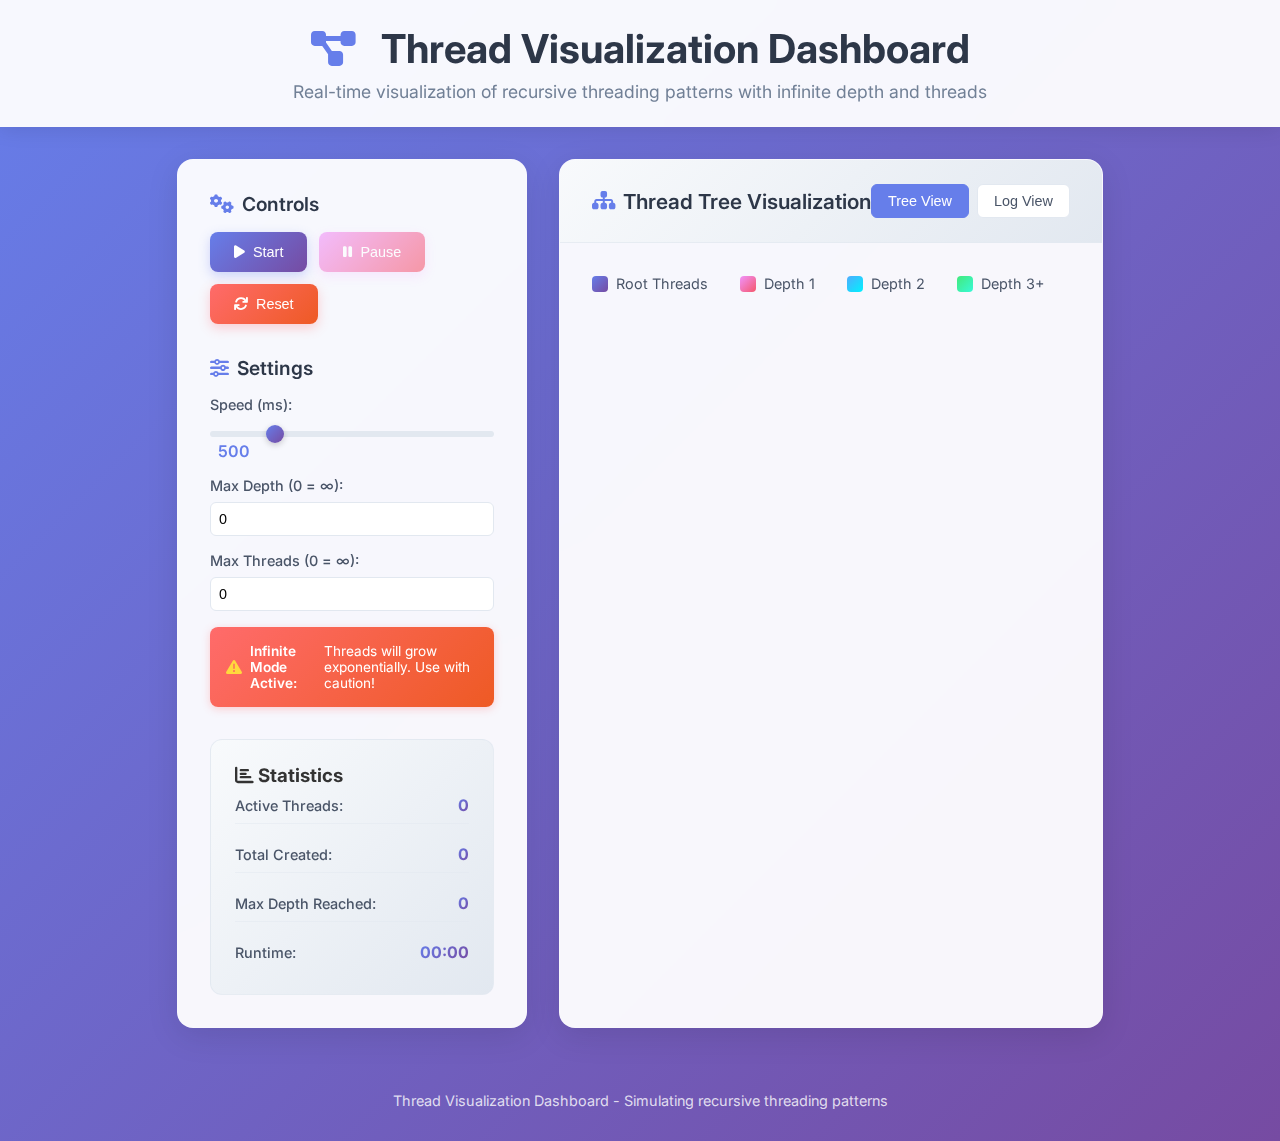
<file: index.html>
<!DOCTYPE html>
<html lang="en">
<head>
    <meta charset="UTF-8">
    <meta name="viewport" content="width=device-width, initial-scale=1.0">
    <title>Thread Visualization Dashboard</title>
    <link rel="stylesheet" href="styles.css">
    <link href="https://fonts.googleapis.com/css2?family=Inter:wght@300;400;500;600;700&display=swap" rel="stylesheet">
    <link href="https://cdnjs.cloudflare.com/ajax/libs/font-awesome/6.0.0/css/all.min.css" rel="stylesheet">
</head>
<body>
    <div class="container">
        <header class="header">
            <div class="header-content">
                <h1><i class="fas fa-project-diagram"></i> Thread Visualization Dashboard</h1>
                <p>Real-time visualization of recursive threading patterns with infinite depth and threads</p>
            </div>
        </header>

        <div class="main-content">
            <div class="control-panel">
                <div class="control-group">
                    <h3><i class="fas fa-cogs"></i> Controls</h3>
                    <div class="button-group">
                        <button id="startBtn" class="btn btn-primary">
                            <i class="fas fa-play"></i> Start
                        </button>
                        <button id="pauseBtn" class="btn btn-secondary" disabled>
                            <i class="fas fa-pause"></i> Pause
                        </button>
                        <button id="resetBtn" class="btn btn-danger">
                            <i class="fas fa-refresh"></i> Reset
                        </button>
                    </div>
                </div>

                <div class="control-group">
                    <h3><i class="fas fa-sliders-h"></i> Settings</h3>
                    <div class="setting">
                        <label for="speedSlider">Speed (ms):</label>
                        <input type="range" id="speedSlider" min="100" max="2000" value="500" step="100">
                        <span id="speedValue">500</span>
                    </div>
                    <div class="setting">
                        <label for="maxDepth">Max Depth (0 = ∞):</label>
                        <input type="number" id="maxDepth" min="0" max="50" value="0" placeholder="0 for infinite">
                    </div>
                    <div class="setting">
                        <label for="maxThreads">Max Threads (0 = ∞):</label>
                        <input type="number" id="maxThreads" min="0" max="10000" value="0" placeholder="0 for infinite">
                    </div>
                    
                    <div class="setting">
                        <div class="infinite-warning">
                            <i class="fas fa-exclamation-triangle"></i>
                            <strong>Infinite Mode Active:</strong> Threads will grow exponentially. Use with caution!
                        </div>
                    </div>
                </div>

                <div class="stats-panel">
                    <h3><i class="fas fa-chart-bar"></i> Statistics</h3>
                    <div class="stat-item">
                        <span class="stat-label">Active Threads:</span>
                        <span id="activeThreads" class="stat-value">0</span>
                    </div>
                    <div class="stat-item">
                        <span class="stat-label">Total Created:</span>
                        <span id="totalThreads" class="stat-value">0</span>
                    </div>
                    <div class="stat-item">
                        <span class="stat-label">Max Depth Reached:</span>
                        <span id="maxDepthReached" class="stat-value">0</span>
                    </div>
                    <div class="stat-item">
                        <span class="stat-label">Runtime:</span>
                        <span id="runtime" class="stat-value">00:00</span>
                    </div>
                </div>
            </div>

            <div class="visualization-area">
                <div class="visualization-header">
                    <h3><i class="fas fa-sitemap"></i> Thread Tree Visualization</h3>
                    <div class="view-controls">
                        <button id="treeViewBtn" class="view-btn active">Tree View</button>
                        <button id="logViewBtn" class="view-btn">Log View</button>
                    </div>
                </div>

                <div id="treeView" class="tree-container">
                    <div class="tree-legend">
                        <div class="legend-item">
                            <div class="legend-color depth-0"></div>
                            <span>Root Threads</span>
                        </div>
                        <div class="legend-item">
                            <div class="legend-color depth-1"></div>
                            <span>Depth 1</span>
                        </div>
                        <div class="legend-item">
                            <div class="legend-color depth-2"></div>
                            <span>Depth 2</span>
                        </div>
                        <div class="legend-item">
                            <div class="legend-color depth-3"></div>
                            <span>Depth 3+</span>
                        </div>
                    </div>
                    <div id="threadTree" class="thread-tree"></div>
                </div>

                <div id="logView" class="log-container" style="display: none;">
                    <div class="log-header">
                        <button id="clearLogBtn" class="btn btn-small">
                            <i class="fas fa-trash"></i> Clear Log
                        </button>
                        <button id="autoScrollBtn" class="btn btn-small btn-toggle active">
                            <i class="fas fa-arrow-down"></i> Auto Scroll
                        </button>
                    </div>
                    <div id="threadLog" class="thread-log"></div>
                </div>
            </div>
        </div>

        <div class="footer">
            <p>Thread Visualization Dashboard - Simulating recursive threading patterns</p>
        </div>
    </div>

    <script src="script.js"></script>
</body>
</html>
</file>
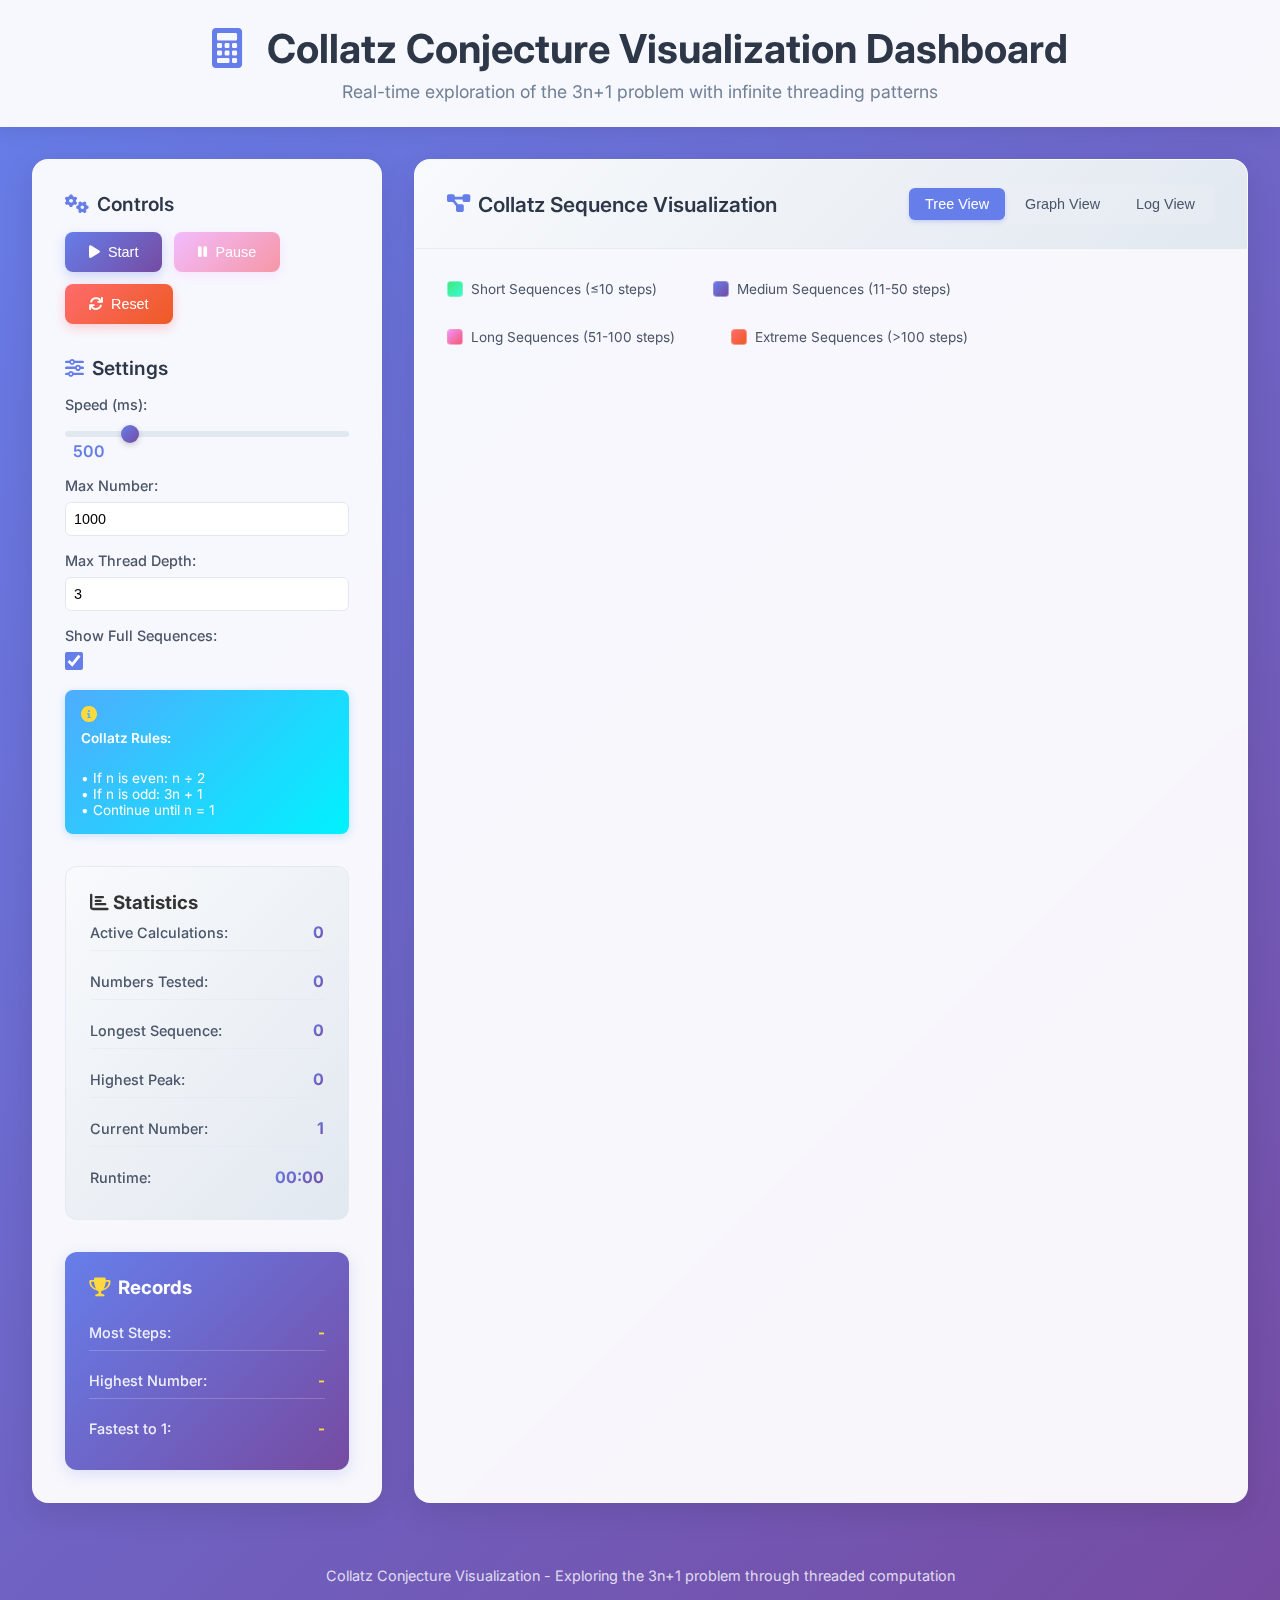
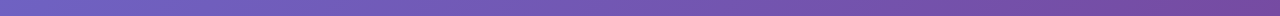
<file: collatz.html>
<!DOCTYPE html>
<html lang="en">
<head>
    <meta charset="UTF-8">
    <meta name="viewport" content="width=device-width, initial-scale=1.0">
    <title>Collatz Conjecture Visualization Dashboard</title>
    <link rel="stylesheet" href="styles.css">
    <link rel="stylesheet" href="collatz.css">
    <link href="https://fonts.googleapis.com/css2?family=Inter:wght@300;400;500;600;700&display=swap" rel="stylesheet">
    <link href="https://cdnjs.cloudflare.com/ajax/libs/font-awesome/6.0.0/css/all.min.css" rel="stylesheet">
</head>
<body>
    <div class="container">
        <header class="header">
            <div class="header-content">
                <h1><i class="fas fa-calculator"></i> Collatz Conjecture Visualization Dashboard</h1>
                <p>Real-time exploration of the 3n+1 problem with infinite threading patterns</p>
            </div>
        </header>

        <div class="main-content">
            <div class="control-panel">
                <div class="control-group">
                    <h3><i class="fas fa-cogs"></i> Controls</h3>
                    <div class="button-group">
                        <button id="startBtn" class="btn btn-primary">
                            <i class="fas fa-play"></i> Start
                        </button>
                        <button id="pauseBtn" class="btn btn-secondary" disabled>
                            <i class="fas fa-pause"></i> Pause
                        </button>
                        <button id="resetBtn" class="btn btn-danger">
                            <i class="fas fa-refresh"></i> Reset
                        </button>
                    </div>
                </div>

                <div class="control-group">
                    <h3><i class="fas fa-sliders-h"></i> Settings</h3>
                    <div class="setting">
                        <label for="speedSlider">Speed (ms):</label>
                        <input type="range" id="speedSlider" min="100" max="2000" value="500" step="100">
                        <span id="speedValue">500</span>
                    </div>
                    <div class="setting">
                        <label for="maxNumber">Max Number:</label>
                        <input type="number" id="maxNumber" min="1" max="10000" value="1000">
                    </div>
                    <div class="setting">
                        <label for="maxDepth">Max Thread Depth:</label>
                        <input type="number" id="maxDepth" min="0" max="10" value="3">
                    </div>
                    <div class="setting">
                        <label for="showSequences">Show Full Sequences:</label>
                        <input type="checkbox" id="showSequences" checked>
                    </div>
                    
                    <div class="setting">
                        <div class="collatz-info">
                            <i class="fas fa-info-circle"></i>
                            <strong>Collatz Rules:</strong><br>
                            • If n is even: n ÷ 2<br>
                            • If n is odd: 3n + 1<br>
                            • Continue until n = 1
                        </div>
                    </div>
                </div>

                <div class="stats-panel">
                    <h3><i class="fas fa-chart-bar"></i> Statistics</h3>
                    <div class="stat-item">
                        <span class="stat-label">Active Calculations:</span>
                        <span id="activeCalculations" class="stat-value">0</span>
                    </div>
                    <div class="stat-item">
                        <span class="stat-label">Numbers Tested:</span>
                        <span id="numbersTested" class="stat-value">0</span>
                    </div>
                    <div class="stat-item">
                        <span class="stat-label">Longest Sequence:</span>
                        <span id="longestSequence" class="stat-value">0</span>
                    </div>
                    <div class="stat-item">
                        <span class="stat-label">Highest Peak:</span>
                        <span id="highestPeak" class="stat-value">0</span>
                    </div>
                    <div class="stat-item">
                        <span class="stat-label">Current Number:</span>
                        <span id="currentNumber" class="stat-value">1</span>
                    </div>
                    <div class="stat-item">
                        <span class="stat-label">Runtime:</span>
                        <span id="runtime" class="stat-value">00:00</span>
                    </div>
                </div>

                <div class="records-panel">
                    <h3><i class="fas fa-trophy"></i> Records</h3>
                    <div class="record-item">
                        <span class="record-label">Most Steps:</span>
                        <span id="recordSteps" class="record-value">-</span>
                    </div>
                    <div class="record-item">
                        <span class="record-label">Highest Number:</span>
                        <span id="recordPeak" class="record-value">-</span>
                    </div>
                    <div class="record-item">
                        <span class="record-label">Fastest to 1:</span>
                        <span id="recordFastest" class="record-value">-</span>
                    </div>
                </div>
            </div>

            <div class="visualization-area">
                <div class="visualization-header">
                    <h3><i class="fas fa-project-diagram"></i> Collatz Sequence Visualization</h3>
                    <div class="view-controls">
                        <button id="treeViewBtn" class="view-btn active">Tree View</button>
                        <button id="graphViewBtn" class="view-btn">Graph View</button>
                        <button id="logViewBtn" class="view-btn">Log View</button>
                    </div>
                </div>

                <div id="treeView" class="tree-container">
                    <div class="tree-legend">
                        <div class="legend-item">
                            <div class="legend-color sequence-short"></div>
                            <span>Short Sequences (≤10 steps)</span>
                        </div>
                        <div class="legend-item">
                            <div class="legend-color sequence-medium"></div>
                            <span>Medium Sequences (11-50 steps)</span>
                        </div>
                        <div class="legend-item">
                            <div class="legend-color sequence-long"></div>
                            <span>Long Sequences (51-100 steps)</span>
                        </div>
                        <div class="legend-item">
                            <div class="legend-color sequence-extreme"></div>
                            <span>Extreme Sequences (>100 steps)</span>
                        </div>
                    </div>
                    <div id="collatzTree" class="collatz-tree"></div>
                </div>

                <div id="graphView" class="graph-container" style="display: none;">
                    <div class="graph-controls">
                        <button id="clearGraphBtn" class="btn btn-small">
                            <i class="fas fa-trash"></i> Clear Graph
                        </button>
                        <button id="exportGraphBtn" class="btn btn-small">
                            <i class="fas fa-download"></i> Export Data
                        </button>
                    </div>
                    <canvas id="collatzGraph" width="800" height="400"></canvas>
                    <div class="graph-info">
                        <p>X-axis: Starting Number | Y-axis: Sequence Length (Steps to reach 1)</p>
                    </div>
                </div>

                <div id="logView" class="log-container" style="display: none;">
                    <div class="log-header">
                        <button id="clearLogBtn" class="btn btn-small">
                            <i class="fas fa-trash"></i> Clear Log
                        </button>
                        <button id="autoScrollBtn" class="btn btn-small btn-toggle active">
                            <i class="fas fa-arrow-down"></i> Auto Scroll
                        </button>
                        <button id="exportLogBtn" class="btn btn-small">
                            <i class="fas fa-download"></i> Export Log
                        </button>
                    </div>
                    <div id="collatzLog" class="collatz-log"></div>
                </div>
            </div>
        </div>

        <div class="footer">
            <p>Collatz Conjecture Visualization - Exploring the 3n+1 problem through threaded computation</p>
        </div>
    </div>

    <script src="collatz.js"></script>
</body>
</html>
</file>
<file: collatz.css>
/* Additional CSS for Collatz Conjecture Visualization */

/* Collatz-specific info box */
.collatz-info {
    background: linear-gradient(135deg, #4facfe, #00f2fe);
    color: white;
    padding: 1rem;
    border-radius: 8px;
    font-size: 0.85rem;
    display: flex;
    flex-direction: column;
    gap: 0.25rem;
    margin-top: 0.5rem;
    box-shadow: 0 2px 8px rgba(79, 172, 254, 0.3);
}

.collatz-info i {
    color: #ffd93d;
    font-size: 1rem;
    margin-bottom: 0.25rem;
}

.collatz-info strong {
    font-weight: 600;
    margin-bottom: 0.25rem;
}

/* Records panel */
.records-panel {
    background: linear-gradient(135deg, #667eea, #764ba2);
    border-radius: 12px;
    padding: 1.5rem;
    margin-top: 2rem;
    color: white;
    box-shadow: 0 4px 16px rgba(102, 126, 234, 0.2);
}

.records-panel h3 {
    color: white;
    margin-bottom: 1rem;
    display: flex;
    align-items: center;
}

.records-panel h3 i {
    margin-right: 0.5rem;
    color: #ffd93d;
}

.record-item {
    display: flex;
    justify-content: space-between;
    align-items: center;
    margin-bottom: 0.75rem;
    padding: 0.5rem 0;
    border-bottom: 1px solid rgba(255, 255, 255, 0.2);
}

.record-item:last-child {
    margin-bottom: 0;
    border-bottom: none;
}

.record-label {
    font-size: 0.9rem;
    color: rgba(255, 255, 255, 0.9);
    font-weight: 500;
}

.record-value {
    font-size: 0.95rem;
    font-weight: 700;
    color: #ffd93d;
    text-align: right;
}

/* Collatz tree nodes */
.collatz-tree {
    position: relative;
    min-height: 400px;
}

.collatz-node {
    position: absolute;
    padding: 0.6rem 1.2rem;
    border-radius: 8px;
    font-size: 0.85rem;
    font-weight: 600;
    color: white;
    cursor: pointer;
    transition: all 0.3s ease;
    box-shadow: 0 2px 8px rgba(0, 0, 0, 0.15);
    min-width: 100px;
    text-align: center;
    animation: nodeAppear 0.5s ease-out;
    border: 2px solid rgba(255, 255, 255, 0.3);
}

.collatz-node:hover {
    transform: scale(1.1);
    box-shadow: 0 4px 16px rgba(0, 0, 0, 0.25);
    border-color: rgba(255, 255, 255, 0.6);
}

/* Sequence length-based colors */
.sequence-short { 
    background: linear-gradient(135deg, #43e97b, #38f9d7);
}

.sequence-medium { 
    background: linear-gradient(135deg, #667eea, #764ba2);
}

.sequence-long { 
    background: linear-gradient(135deg, #f093fb, #f5576c);
}

.sequence-extreme { 
    background: linear-gradient(135deg, #ff6b6b, #ee5a24);
    animation: pulse 2s infinite, nodeAppear 0.5s ease-out;
}

/* Graph container */
.graph-container {
    padding: 2rem;
    height: 600px;
    display: flex;
    flex-direction: column;
}

.graph-controls {
    display: flex;
    gap: 1rem;
    margin-bottom: 1rem;
}

#collatzGraph {
    border: 1px solid #e2e8f0;
    border-radius: 8px;
    background: white;
    box-shadow: 0 2px 8px rgba(0, 0, 0, 0.1);
    flex: 1;
}

.graph-info {
    margin-top: 1rem;
    text-align: center;
    color: #718096;
    font-size: 0.9rem;
    font-style: italic;
}

/* Collatz log styling */
.collatz-log {
    flex: 1;
    padding: 1rem 2rem;
    overflow-y: auto;
    font-family: 'Monaco', 'Menlo', monospace;
    font-size: 0.85rem;
    line-height: 1.6;
    background: #1a202c;
    color: #e2e8f0;
}

.collatz-log .log-entry {
    margin-bottom: 0.25rem;
    padding: 0.25rem 0.5rem;
    border-radius: 4px;
    transition: background-color 0.2s ease;
    animation: logEntryAppear 0.3s ease-out;
}

.collatz-log .log-entry:hover {
    background: rgba(255, 255, 255, 0.05);
}

.collatz-log .timestamp {
    color: #68d391;
    font-weight: 600;
}

.collatz-log .calc-name {
    color: #63b3ed;
    font-weight: 600;
}

.collatz-log .depth {
    color: #f687b3;
    font-weight: 600;
}

/* Legend updates for Collatz */
.tree-legend .legend-item {
    display: flex;
    align-items: center;
    gap: 0.5rem;
    font-size: 0.85rem;
    color: #4a5568;
    margin-right: 1.5rem;
}

.legend-color {
    width: 16px;
    height: 16px;
    border-radius: 4px;
    border: 1px solid rgba(255, 255, 255, 0.3);
}

/* Enhanced pulse animation for extreme sequences */
@keyframes extremePulse {
    0%, 100% {
        box-shadow: 0 2px 8px rgba(0, 0, 0, 0.15), 0 0 0 0 rgba(255, 107, 107, 0.7);
    }
    50% {
        box-shadow: 0 4px 16px rgba(0, 0, 0, 0.25), 0 0 0 10px rgba(255, 107, 107, 0);
    }
}

.sequence-extreme {
    animation: extremePulse 2s infinite, nodeAppear 0.5s ease-out;
}

/* Responsive adjustments for Collatz interface */
@media (max-width: 768px) {
    .records-panel {
        margin-top: 1rem;
        padding: 1rem;
    }
    
    .record-item {
        flex-direction: column;
        align-items: flex-start;
        gap: 0.25rem;
    }
    
    .record-value {
        text-align: left;
    }
    
    .graph-container {
        height: 400px;
        padding: 1rem;
    }
    
    #collatzGraph {
        width: 100%;
        height: auto;
    }
    
    .collatz-node {
        min-width: 80px;
        padding: 0.4rem 0.8rem;
        font-size: 0.8rem;
    }
}

/* Export buttons styling */
.btn.btn-small {
    padding: 0.4rem 0.8rem;
    font-size: 0.8rem;
    gap: 0.3rem;
}

/* Checkbox styling */
input[type="checkbox"] {
    width: 18px;
    height: 18px;
    accent-color: #667eea;
    cursor: pointer;
}

/* Enhanced view controls */
.view-controls {
    display: flex;
    gap: 0.25rem;
    background: rgba(255, 255, 255, 0.1);
    border-radius: 8px;
    padding: 0.25rem;
}

.view-btn {
    padding: 0.5rem 1rem;
    border: none;
    background: transparent;
    border-radius: 6px;
    font-size: 0.9rem;
    font-weight: 500;
    cursor: pointer;
    transition: all 0.2s ease;
    color: #4a5568;
}

.view-btn.active,
.view-btn:hover {
    background: #667eea;
    color: white;
    box-shadow: 0 2px 4px rgba(102, 126, 234, 0.3);
}

/* Mathematical notation styling */
.math-formula {
    font-family: 'Times New Roman', serif;
    font-style: italic;
    color: #667eea;
    font-weight: 600;
}
</file>
<file: styles.css>
/* Reset and base styles */
* {
    margin: 0;
    padding: 0;
    box-sizing: border-box;
}

body {
    font-family: 'Inter', -apple-system, BlinkMacSystemFont, 'Segoe UI', Roboto, sans-serif;
    background: linear-gradient(135deg, #667eea 0%, #764ba2 100%);
    min-height: 100vh;
    color: #333;
}

.container {
    min-height: 100vh;
    display: flex;
    flex-direction: column;
}

/* Header */
.header {
    background: rgba(255, 255, 255, 0.95);
    backdrop-filter: blur(10px);
    border-bottom: 1px solid rgba(255, 255, 255, 0.2);
    padding: 1.5rem 0;
    box-shadow: 0 2px 20px rgba(0, 0, 0, 0.1);
}

.header-content {
    max-width: 1400px;
    margin: 0 auto;
    padding: 0 2rem;
    text-align: center;
}

.header h1 {
    font-size: 2.5rem;
    font-weight: 700;
    color: #2d3748;
    margin-bottom: 0.5rem;
}

.header h1 i {
    color: #667eea;
    margin-right: 1rem;
}

.header p {
    font-size: 1.1rem;
    color: #718096;
    font-weight: 400;
}

/* Main content */
.main-content {
    flex: 1;
    display: grid;
    grid-template-columns: 350px 1fr;
    gap: 2rem;
    max-width: 1400px;
    margin: 2rem auto;
    padding: 0 2rem;
}

/* Control panel */
.control-panel {
    background: rgba(255, 255, 255, 0.95);
    backdrop-filter: blur(10px);
    border-radius: 16px;
    padding: 2rem;
    box-shadow: 0 8px 32px rgba(0, 0, 0, 0.1);
    border: 1px solid rgba(255, 255, 255, 0.2);
    height: fit-content;
    position: sticky;
    top: 2rem;
}

.control-group {
    margin-bottom: 2rem;
}

.control-group:last-child {
    margin-bottom: 0;
}

.control-group h3 {
    font-size: 1.2rem;
    font-weight: 600;
    color: #2d3748;
    margin-bottom: 1rem;
    display: flex;
    align-items: center;
}

.control-group h3 i {
    margin-right: 0.5rem;
    color: #667eea;
}

/* Buttons */
.button-group {
    display: flex;
    gap: 0.75rem;
    flex-wrap: wrap;
}

.btn {
    padding: 0.75rem 1.5rem;
    border: none;
    border-radius: 8px;
    font-size: 0.9rem;
    font-weight: 500;
    cursor: pointer;
    transition: all 0.2s ease;
    display: flex;
    align-items: center;
    gap: 0.5rem;
    text-decoration: none;
    background: transparent;
}

.btn:disabled {
    opacity: 0.6;
    cursor: not-allowed;
}

.btn-primary {
    background: linear-gradient(135deg, #667eea, #764ba2);
    color: white;
    box-shadow: 0 4px 12px rgba(102, 126, 234, 0.3);
}

.btn-primary:hover:not(:disabled) {
    transform: translateY(-2px);
    box-shadow: 0 6px 16px rgba(102, 126, 234, 0.4);
}

.btn-secondary {
    background: linear-gradient(135deg, #f093fb, #f5576c);
    color: white;
    box-shadow: 0 4px 12px rgba(240, 147, 251, 0.3);
}

.btn-secondary:hover:not(:disabled) {
    transform: translateY(-2px);
    box-shadow: 0 6px 16px rgba(240, 147, 251, 0.4);
}

.btn-danger {
    background: linear-gradient(135deg, #ff6b6b, #ee5a24);
    color: white;
    box-shadow: 0 4px 12px rgba(255, 107, 107, 0.3);
}

.btn-danger:hover:not(:disabled) {
    transform: translateY(-2px);
    box-shadow: 0 6px 16px rgba(255, 107, 107, 0.4);
}

.btn-small {
    padding: 0.5rem 1rem;
    font-size: 0.8rem;
}

.btn-toggle.active {
    background: #667eea;
    color: white;
}

/* Settings */
.setting {
    margin-bottom: 1rem;
}

.setting:last-child {
    margin-bottom: 0;
}

.setting label {
    display: block;
    font-size: 0.9rem;
    font-weight: 500;
    color: #4a5568;
    margin-bottom: 0.5rem;
}

.setting input[type="range"] {
    width: 100%;
    height: 6px;
    border-radius: 3px;
    background: #e2e8f0;
    outline: none;
    -webkit-appearance: none;
}

.setting input[type="range"]::-webkit-slider-thumb {
    -webkit-appearance: none;
    width: 18px;
    height: 18px;
    border-radius: 50%;
    background: linear-gradient(135deg, #667eea, #764ba2);
    cursor: pointer;
    box-shadow: 0 2px 6px rgba(0, 0, 0, 0.2);
}

.setting input[type="number"] {
    width: 100%;
    padding: 0.5rem;
    border: 1px solid #e2e8f0;
    border-radius: 6px;
    font-size: 0.9rem;
    background: white;
}

.setting input[type="number"]:focus {
    outline: none;
    border-color: #667eea;
    box-shadow: 0 0 0 3px rgba(102, 126, 234, 0.1);
}

#speedValue {
    display: inline-block;
    margin-left: 0.5rem;
    font-weight: 600;
    color: #667eea;
}

/* Infinite mode warning */
.infinite-warning {
    background: linear-gradient(135deg, #ff6b6b, #ee5a24);
    color: white;
    padding: 1rem;
    border-radius: 8px;
    font-size: 0.85rem;
    display: flex;
    align-items: center;
    gap: 0.5rem;
    margin-top: 0.5rem;
    box-shadow: 0 2px 8px rgba(255, 107, 107, 0.3);
    animation: pulse 2s infinite;
}

.infinite-warning i {
    color: #ffd93d;
    font-size: 1rem;
}

.infinite-warning strong {
    font-weight: 600;
}

/* Stats panel */
.stats-panel {
    background: linear-gradient(135deg, #f8fafc, #e2e8f0);
    border-radius: 12px;
    padding: 1.5rem;
    border: 1px solid rgba(226, 232, 240, 0.8);
}

.stat-item {
    display: flex;
    justify-content: space-between;
    align-items: center;
    margin-bottom: 0.75rem;
    padding: 0.5rem 0;
    border-bottom: 1px solid rgba(226, 232, 240, 0.5);
}

.stat-item:last-child {
    margin-bottom: 0;
    border-bottom: none;
}

.stat-label {
    font-size: 0.9rem;
    color: #4a5568;
    font-weight: 500;
}

.stat-value {
    font-size: 1rem;
    font-weight: 700;
    color: #2d3748;
    background: linear-gradient(135deg, #667eea, #764ba2);
    -webkit-background-clip: text;
    -webkit-text-fill-color: transparent;
    background-clip: text;
}

/* Visualization area */
.visualization-area {
    background: rgba(255, 255, 255, 0.95);
    backdrop-filter: blur(10px);
    border-radius: 16px;
    box-shadow: 0 8px 32px rgba(0, 0, 0, 0.1);
    border: 1px solid rgba(255, 255, 255, 0.2);
    overflow: hidden;
}

.visualization-header {
    padding: 1.5rem 2rem;
    border-bottom: 1px solid rgba(226, 232, 240, 0.8);
    display: flex;
    justify-content: space-between;
    align-items: center;
    background: linear-gradient(135deg, #f8fafc, #e2e8f0);
}

.visualization-header h3 {
    font-size: 1.3rem;
    font-weight: 600;
    color: #2d3748;
    display: flex;
    align-items: center;
}

.visualization-header h3 i {
    margin-right: 0.5rem;
    color: #667eea;
}

.view-controls {
    display: flex;
    gap: 0.5rem;
}

.view-btn {
    padding: 0.5rem 1rem;
    border: 1px solid #e2e8f0;
    background: white;
    border-radius: 6px;
    font-size: 0.9rem;
    font-weight: 500;
    cursor: pointer;
    transition: all 0.2s ease;
    color: #4a5568;
}

.view-btn.active,
.view-btn:hover {
    background: #667eea;
    color: white;
    border-color: #667eea;
}

/* Tree view */
.tree-container {
    padding: 2rem;
    height: 600px;
    overflow: auto;
}

.tree-legend {
    display: flex;
    gap: 2rem;
    margin-bottom: 2rem;
    flex-wrap: wrap;
}

.legend-item {
    display: flex;
    align-items: center;
    gap: 0.5rem;
    font-size: 0.9rem;
    color: #4a5568;
}

.legend-color {
    width: 16px;
    height: 16px;
    border-radius: 4px;
}

.depth-0 { background: linear-gradient(135deg, #667eea, #764ba2); }
.depth-1 { background: linear-gradient(135deg, #f093fb, #f5576c); }
.depth-2 { background: linear-gradient(135deg, #4facfe, #00f2fe); }
.depth-3 { background: linear-gradient(135deg, #43e97b, #38f9d7); }

.thread-tree {
    position: relative;
    min-height: 400px;
}

.thread-node {
    position: absolute;
    padding: 0.5rem 1rem;
    border-radius: 8px;
    font-size: 0.85rem;
    font-weight: 500;
    color: white;
    cursor: pointer;
    transition: all 0.3s ease;
    box-shadow: 0 2px 8px rgba(0, 0, 0, 0.15);
    min-width: 120px;
    text-align: center;
    animation: nodeAppear 0.5s ease-out;
}

@keyframes nodeAppear {
    from {
        opacity: 0;
        transform: scale(0.8) translateY(-20px);
    }
    to {
        opacity: 1;
        transform: scale(1) translateY(0);
    }
}

.thread-node:hover {
    transform: scale(1.05);
    box-shadow: 0 4px 16px rgba(0, 0, 0, 0.2);
}

.thread-node.depth-0 { background: linear-gradient(135deg, #667eea, #764ba2); }
.thread-node.depth-1 { background: linear-gradient(135deg, #f093fb, #f5576c); }
.thread-node.depth-2 { background: linear-gradient(135deg, #4facfe, #00f2fe); }
.thread-node.depth-3 { background: linear-gradient(135deg, #43e97b, #38f9d7); }

.thread-connection {
    position: absolute;
    background: linear-gradient(90deg, #cbd5e0, #a0aec0);
    height: 2px;
    z-index: 1;
    animation: connectionDraw 0.5s ease-out;
}

@keyframes connectionDraw {
    from {
        width: 0;
    }
    to {
        width: 100%;
    }
}

/* Log view */
.log-container {
    height: 600px;
    display: flex;
    flex-direction: column;
}

.log-header {
    padding: 1rem 2rem;
    border-bottom: 1px solid rgba(226, 232, 240, 0.8);
    display: flex;
    gap: 1rem;
    background: #f8fafc;
}

.thread-log {
    flex: 1;
    padding: 1rem 2rem;
    overflow-y: auto;
    font-family: 'Monaco', 'Menlo', monospace;
    font-size: 0.85rem;
    line-height: 1.6;
    background: #1a202c;
    color: #e2e8f0;
}

.log-entry {
    margin-bottom: 0.25rem;
    padding: 0.25rem 0.5rem;
    border-radius: 4px;
    transition: background-color 0.2s ease;
    animation: logEntryAppear 0.3s ease-out;
}

@keyframes logEntryAppear {
    from {
        opacity: 0;
        transform: translateX(-10px);
    }
    to {
        opacity: 1;
        transform: translateX(0);
    }
}

.log-entry:hover {
    background: rgba(255, 255, 255, 0.05);
}

.log-entry .timestamp {
    color: #68d391;
    font-weight: 600;
}

.log-entry .thread-name {
    color: #63b3ed;
    font-weight: 600;
}

.log-entry .depth {
    color: #f687b3;
    font-weight: 600;
}

/* Footer */
.footer {
    text-align: center;
    padding: 2rem;
    color: rgba(255, 255, 255, 0.8);
    font-size: 0.9rem;
}

/* Responsive design */
@media (max-width: 1200px) {
    .main-content {
        grid-template-columns: 300px 1fr;
        gap: 1.5rem;
    }
}

@media (max-width: 768px) {
    .main-content {
        grid-template-columns: 1fr;
        gap: 1rem;
        padding: 0 1rem;
    }
    
    .control-panel {
        position: static;
    }
    
    .header-content {
        padding: 0 1rem;
    }
    
    .header h1 {
        font-size: 2rem;
    }
    
    .tree-container,
    .log-container {
        height: 400px;
    }
    
    .tree-legend {
        gap: 1rem;
    }
    
    .button-group {
        justify-content: center;
    }
}

/* Scrollbar styling */
::-webkit-scrollbar {
    width: 8px;
}

::-webkit-scrollbar-track {
    background: #f1f5f9;
    border-radius: 4px;
}

::-webkit-scrollbar-thumb {
    background: linear-gradient(135deg, #667eea, #764ba2);
    border-radius: 4px;
}

::-webkit-scrollbar-thumb:hover {
    background: linear-gradient(135deg, #5a67d8, #6b46c1);
}

/* Loading states and animations */
.pulse {
    animation: pulse 2s infinite;
}

@keyframes pulse {
    0% {
        opacity: 1;
    }
    50% {
        opacity: 0.5;
    }
    100% {
        opacity: 1;
    }
}
</file>
